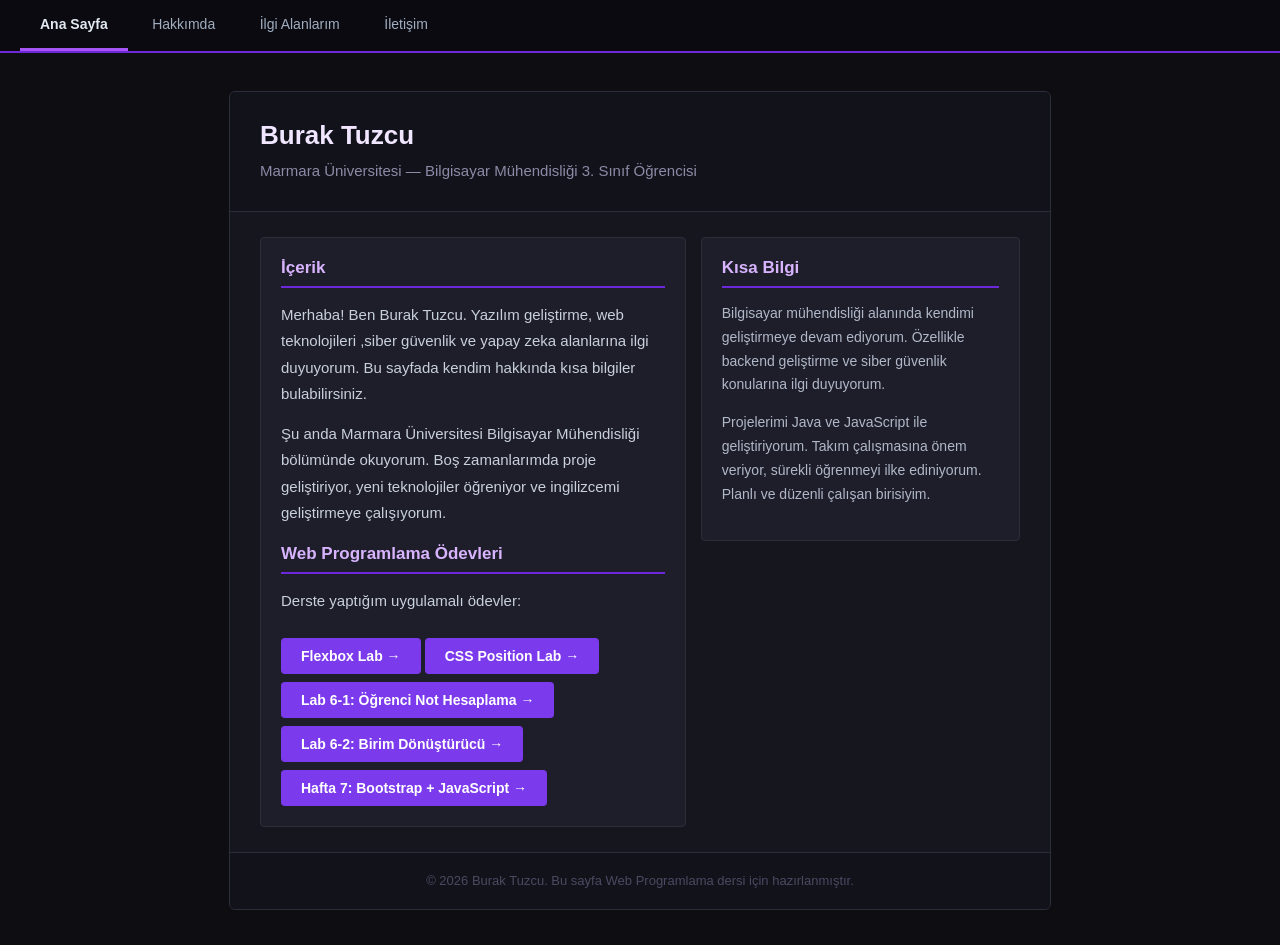
<file: index.html>
<!DOCTYPE html>
<html lang="tr">
<head>
    <meta charset="UTF-8">
    <meta name="viewport" content="width=device-width, initial-scale=1.0">
    <title>Burak Tuzcu</title>
    <link rel="stylesheet" href="styles/style.css">
</head>
<body>

    <nav>
        <ul>
            <li><a href="index.html" class="active">Ana Sayfa</a></li>
            <li><a href="about.html">Hakkımda</a></li>
            <li><a href="interests.html">İlgi Alanlarım</a></li>
            <li><a href="contact.html">İletişim</a></li>
        </ul>
    </nav>

    <div class="wrapper">

        <header>
            <h1>Burak Tuzcu</h1>
            <p>Marmara Üniversitesi &mdash; Bilgisayar Mühendisliği 3. Sınıf Öğrencisi</p>
        </header>

        <div class="content-area">

            <main class="content">
                <h2>İçerik</h2>
                <p>
                    Merhaba! Ben Burak Tuzcu. Yazılım geliştirme, web teknolojileri ,siber güvenlik ve yapay zeka
                    alanlarına ilgi duyuyorum. Bu sayfada kendim hakkında kısa bilgiler bulabilirsiniz.
                </p>
                <p>
                    Şu anda Marmara Üniversitesi Bilgisayar Mühendisliği bölümünde okuyorum.
                    Boş zamanlarımda proje geliştiriyor, yeni teknolojiler öğreniyor ve
                    ingilizcemi geliştirmeye çalışıyorum.
                </p>
                <h2 style="margin-top:18px;">Web Programlama Ödevleri</h2>
                <p>Derste yaptığım uygulamalı ödevler:</p>
                <a href="flexbox.html" class="flexbox-btn" style="margin-top:10px;">Flexbox Lab &rarr;</a>
                <a href="lab-position.html" class="flexbox-btn" style="margin-top:8px;">CSS Position Lab &rarr;</a>
                <a href="lab6-1.html" class="flexbox-btn" style="margin-top:8px;">Lab 6-1: Öğrenci Not Hesaplama &rarr;</a>
                <a href="lab6-2.html" class="flexbox-btn" style="margin-top:8px;">Lab 6-2: Birim Dönüştürücü &rarr;</a>
                <a href="hafta7.html" class="flexbox-btn" style="margin-top:8px;">Hafta 7: Bootstrap + JavaScript &rarr;</a>
            </main>

            <aside class="sidebar">
                <h2>Kısa Bilgi</h2>
                <p>
                    Bilgisayar mühendisliği alanında kendimi geliştirmeye devam ediyorum.
                    Özellikle backend geliştirme ve siber güvenlik konularına ilgi duyuyorum.
                </p>
                <p>
                    Projelerimi Java ve JavaScript ile geliştiriyorum.
                    Takım çalışmasına önem veriyor, sürekli öğrenmeyi ilke ediniyorum.
                    Planlı ve düzenli çalışan birisiyim.
                </p>
            </aside>

        </div>

        <footer>
            <p>&copy; 2026 Burak Tuzcu. Bu sayfa Web Programlama dersi için hazırlanmıştır.</p>
        </footer>

    </div>

    <script src="scripts/script.js"></script>
</body>
</html>
</file>
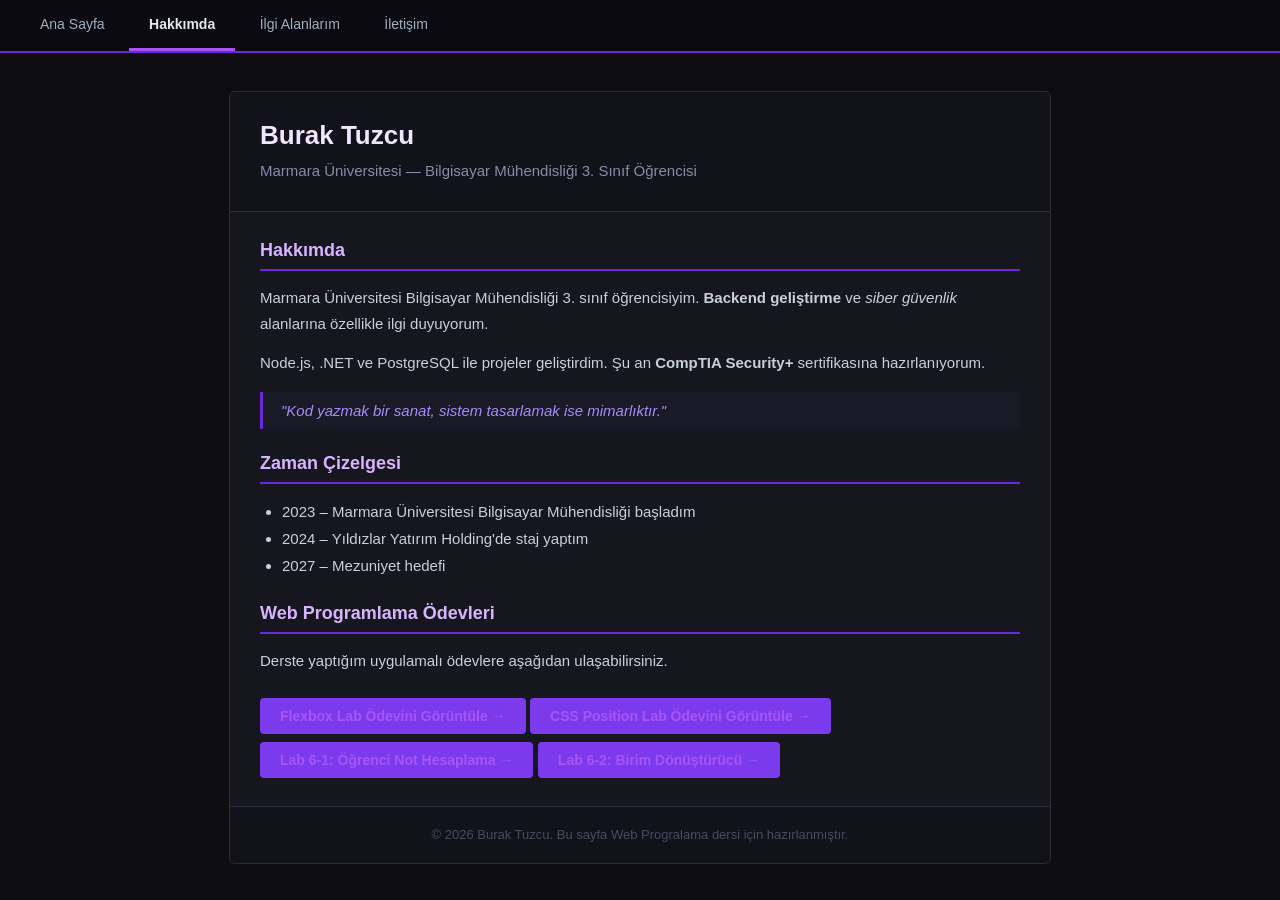
<file: about.html>
<!DOCTYPE html>
<html lang="tr">
<head>
    <meta charset="UTF-8">
    <meta name="viewport" content="width=device-width, initial-scale=1.0">
    <title>Hakkımda - Burak Tuzcu</title>
    <link rel="stylesheet" href="styles/style.css">
</head>
<body>

    <nav>
        <ul>
            <li><a href="index.html">Ana Sayfa</a></li>
            <li><a href="about.html" class="active">Hakkımda</a></li>
            <li><a href="interests.html">İlgi Alanlarım</a></li>
            <li><a href="contact.html">İletişim</a></li>
        </ul>
    </nav>

    <div class="wrapper">

        <header>
            <h1>Burak Tuzcu</h1>
            <p>Marmara Üniversitesi &mdash; Bilgisayar Mühendisliği 3. Sınıf Öğrencisi</p>
        </header>

        <div class="page-content">

            <h2>Hakkımda</h2>
            <p>
                Marmara Üniversitesi Bilgisayar Mühendisliği 3. sınıf öğrencisiyim.
                <strong>Backend geliştirme</strong> ve <em>siber güvenlik</em> alanlarına özellikle ilgi duyuyorum.
            </p>
            <p>
                Node.js, .NET ve PostgreSQL ile projeler geliştirdim. Şu an <strong>CompTIA Security+</strong>
                sertifikasına hazırlanıyorum.
            </p>

            <blockquote>
                "Kod yazmak bir sanat, sistem tasarlamak ise mimarlıktır."
            </blockquote>

            <h2>Zaman Çizelgesi</h2>
            <ul>
                <li>2023 &ndash; Marmara Üniversitesi Bilgisayar Mühendisliği başladım</li>
                <li>2024 &ndash; Yıldızlar Yatırım Holding'de staj yaptım</li>
                <li>2027 &ndash; Mezuniyet hedefi</li>
            </ul>

            <h2>Web Programlama Ödevleri</h2>
            <p>Derste yaptığım uygulamalı ödevlere aşağıdan ulaşabilirsiniz.</p>
            <a href="flexbox.html" class="flexbox-btn">Flexbox Lab Ödevini Görüntüle &rarr;</a>
            <a href="lab-position.html" class="flexbox-btn" style="margin-top:8px;">CSS Position Lab Ödevini Görüntüle &rarr;</a>
            <a href="lab6-1.html" class="flexbox-btn" style="margin-top:8px;">Lab 6-1: Öğrenci Not Hesaplama &rarr;</a>
            <a href="lab6-2.html" class="flexbox-btn" style="margin-top:8px;">Lab 6-2: Birim Dönüştürücü &rarr;</a>

        </div>

        <footer>
            <p>&copy; 2026 Burak Tuzcu. Bu sayfa Web Progralama dersi için hazırlanmıştır.</p>
        </footer>

    </div>

    <script src="scripts/script.js"></script>
</body>
</html>
</file>
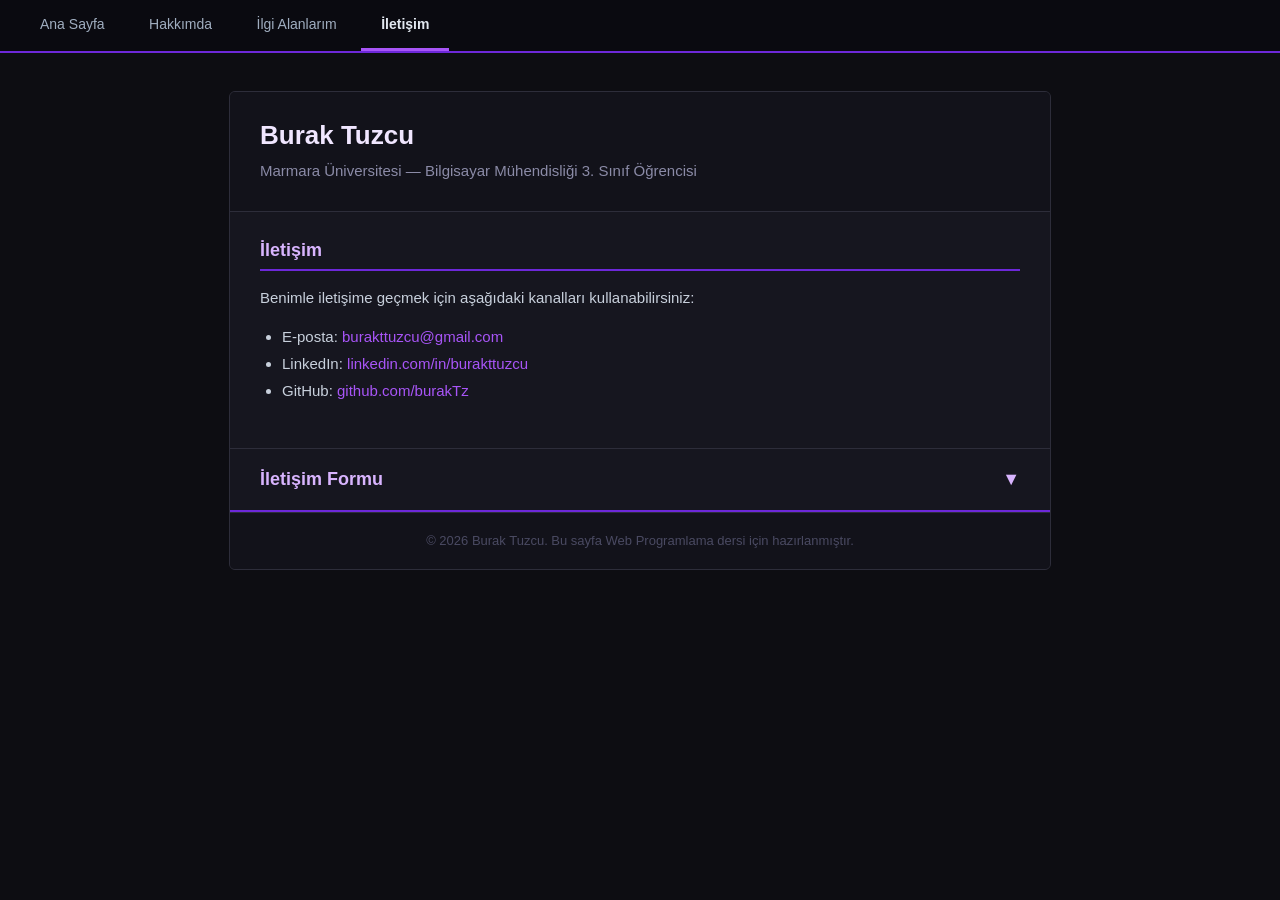
<file: contact.html>
<!DOCTYPE html>
<html lang="tr">
<head>
    <meta charset="UTF-8">
    <meta name="viewport" content="width=device-width, initial-scale=1.0">
    <title>İletişim - Burak Tuzcu</title>
    <link rel="stylesheet" href="styles/style.css">
</head>
<body>

    <nav>
        <ul>
            <li><a href="index.html">Ana Sayfa</a></li>
            <li><a href="about.html">Hakkımda</a></li>
            <li><a href="interests.html">İlgi Alanlarım</a></li>
            <li><a href="contact.html" class="active">İletişim</a></li>
        </ul>
    </nav>

    <div class="wrapper">

        <header>
            <h1>Burak Tuzcu</h1>
            <p>Marmara Üniversitesi &mdash; Bilgisayar Mühendisliği 3. Sınıf Öğrencisi</p>
        </header>

        <div class="page-content">

            <h2>İletişim</h2>
            <p>Benimle iletişime geçmek için aşağıdaki kanalları kullanabilirsiniz:</p>

            <ul>
                <li>E-posta: <a href="mailto:burakttuzcu@gmail.com">burakttuzcu@gmail.com</a></li>
                <li>LinkedIn: <a href="https://linkedin.com/in/burakttuzcu" target="_blank">linkedin.com/in/burakttuzcu</a></li>
                <li>GitHub: <a href="https://github.com/burakTz" target="_blank">github.com/burakTz</a></li>
            </ul>

        </div>

        <div class="contact-container">
            <button type="button" id="formToggle" class="form-toggle">
                İletişim Formu <span id="toggleIcon">▼</span>
            </button>

            <form id="contactForm" class="form-hidden">
                <label for="ad">Ad Soyad:</label>
                <input type="text" id="ad" name="ad" placeholder="Örn: Burak Tuzcu" required>

                <label for="email">E-posta:</label>
                <input type="email" id="email" name="email" placeholder="ornek@mail.com" required>

                <label>İlgi Alanları:</label>
                <div class="checkbox-group">
                    <label class="checkbox-label"><input type="checkbox" name="ilgi" value="HTML"> HTML</label>
                    <label class="checkbox-label"><input type="checkbox" name="ilgi" value="CSS"> CSS</label>
                    <label class="checkbox-label"><input type="checkbox" name="ilgi" value="JavaScript"> JavaScript</label>
                    <label class="checkbox-label"><input type="checkbox" name="ilgi" value="Algoritma"> Algoritma</label>
                </div>

                <label for="konu">Konu:</label>
                <select id="konu" name="konu">
                    <option value="">Lütfen bir konu seçin...</option>
                    <option value="İş Teklifi">İş Teklifi</option>
                    <option value="Soru">Soru</option>
                    <option value="Geri Bildirim">Geri Bildirim</option>
                </select>

                <label for="cv">CV Yükle (PDF):</label>
                <input type="file" id="cv" name="cv" accept=".pdf,.doc,.docx">

                <label for="mesaj">Mesaj:</label>
                <textarea id="mesaj" name="mesaj" rows="5" placeholder="Detaylı mesajınızı buraya yazabilirsiniz..." required></textarea>

                <div class="form-buttons">
                    <button type="submit">Gönder</button>
                    <button type="reset" id="temizleBtn">Temizle</button>
                </div>
            </form>
        </div>

        <footer>
            <p>&copy; 2026 Burak Tuzcu. Bu sayfa Web Programlama dersi için hazırlanmıştır.</p>
        </footer>

    </div>

    <script src="scripts/script.js"></script>
</body>
</html>
</file>
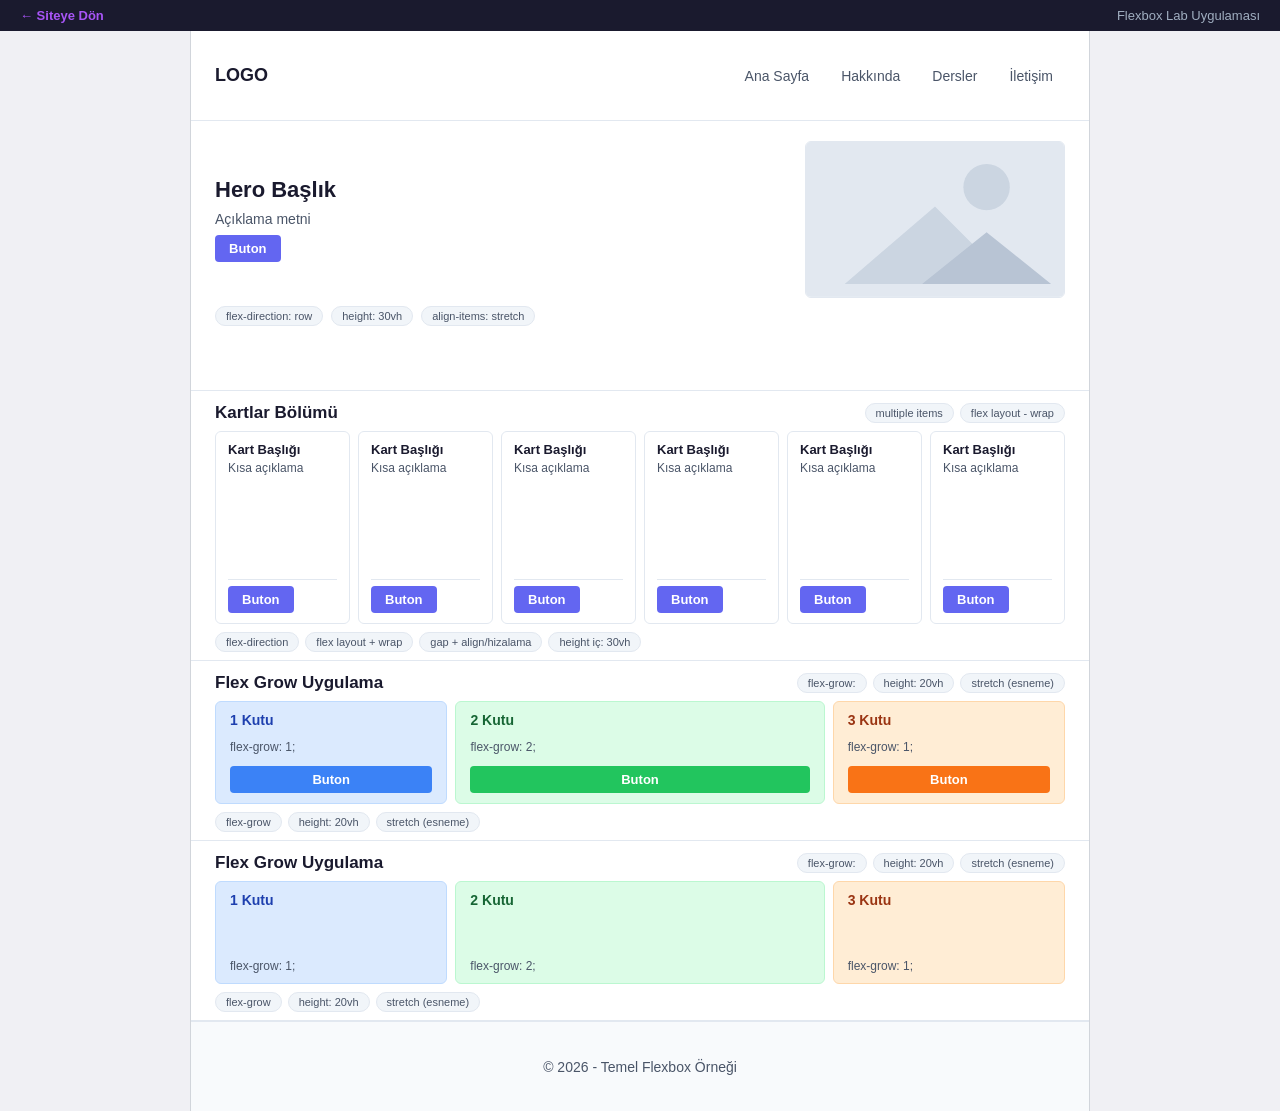
<file: flexbox.html>
<!DOCTYPE html>
<html lang="tr">
<head>
    <meta charset="UTF-8">
    <meta name="viewport" content="width=device-width, initial-scale=1.0">
    <title>Flexbox Lab - Burak Tuzcu</title>
    <link rel="stylesheet" href="styles/flexbox.css">
</head>
<body>

    <!-- Siteye dönüş butonu -->
    <div class="back-bar">
        <a href="index.html" class="back-link">&#8592; Siteye Dön</a>
        <span>Flexbox Lab Uygulaması</span>
    </div>

    <!-- Ana wrapper: 100vh, flex column -->
    <div class="wrapper">

        <!-- 1) NAVBAR (10vh) -->
        <nav class="navbar">
            <div class="logo">LOGO</div>
            <ul class="nav-links">
                <li><a href="#">Ana Sayfa</a></li>
                <li><a href="#">Hakkında</a></li>
                <li><a href="#">Dersler</a></li>
                <li><a href="#">İletişim</a></li>
            </ul>
        </nav>

        <!-- 2) HERO (30vh) -->
        <section class="hero">
            <div class="hero-text">
                <h1>Hero Başlık</h1>
                <p>Açıklama metni</p>
                <button class="btn btn-primary">Buton</button>
            </div>
            <div class="hero-image">
                <svg viewBox="0 0 200 120" xmlns="http://www.w3.org/2000/svg">
                    <rect width="200" height="120" fill="#e2e8f0"/>
                    <circle cx="140" cy="35" r="18" fill="#cbd5e1"/>
                    <polygon points="30,110 100,50 160,110" fill="#cbd5e1"/>
                    <polygon points="90,110 140,70 190,110" fill="#b8c4d4"/>
                </svg>
            </div>
            <div class="hero-tags">
                <span class="tag">flex-direction: row</span>
                <span class="tag">height: 30vh</span>
                <span class="tag">align-items: stretch</span>
            </div>
        </section>

        <!-- 3) KARTLAR BÖLÜMÜ (30vh) -->
        <section class="cards-section">
            <div class="section-header">
                <h2>Kartlar Bölümü</h2>
                <div class="header-tags">
                    <span class="tag">multiple items</span>
                    <span class="tag">flex layout - wrap</span>
                </div>
            </div>
            <div class="cards-container">
                <div class="card">
                    <h3>Kart Başlığı</h3>
                    <p>Kısa açıklama</p>
                    <hr>
                    <button class="btn btn-primary">Buton</button>
                </div>
                <div class="card">
                    <h3>Kart Başlığı</h3>
                    <p>Kısa açıklama</p>
                    <hr>
                    <button class="btn btn-primary">Buton</button>
                </div>
                <div class="card">
                    <h3>Kart Başlığı</h3>
                    <p>Kısa açıklama</p>
                    <hr>
                    <button class="btn btn-primary">Buton</button>
                </div>
                <div class="card">
                    <h3>Kart Başlığı</h3>
                    <p>Kısa açıklama</p>
                    <hr>
                    <button class="btn btn-primary">Buton</button>
                </div>
                <div class="card">
                    <h3>Kart Başlığı</h3>
                    <p>Kısa açıklama</p>
                    <hr>
                    <button class="btn btn-primary">Buton</button>
                </div>
                <div class="card">
                    <h3>Kart Başlığı</h3>
                    <p>Kısa açıklama</p>
                    <hr>
                    <button class="btn btn-primary">Buton</button>
                </div>
            </div>
            <div class="section-footer-tags">
                <span class="tag">flex-direction</span>
                <span class="tag">flex layout + wrap</span>
                <span class="tag">gap + align/hizalama</span>
                <span class="tag">height iç: 30vh</span>
            </div>
        </section>

        <!-- 4) FLEX GROW UYGULAMA (20vh) -->
        <section class="flex-grow-section">
            <div class="section-header">
                <h2>Flex Grow Uygulama</h2>
                <div class="header-tags">
                    <span class="tag">flex-grow:</span>
                    <span class="tag">height: 20vh</span>
                    <span class="tag">stretch (esneme)</span>
                </div>
            </div>
            <div class="grow-container">
                <div class="grow-box box-blue">
                    <strong>1 Kutu</strong>
                    <small>flex-grow: 1;</small>
                    <button class="btn btn-blue">Buton</button>
                </div>
                <div class="grow-box box-green">
                    <strong>2 Kutu</strong>
                    <small>flex-grow: 2;</small>
                    <button class="btn btn-green">Buton</button>
                </div>
                <div class="grow-box box-orange">
                    <strong>3 Kutu</strong>
                    <small>flex-grow: 1;</small>
                    <button class="btn btn-orange">Buton</button>
                </div>
            </div>
            <div class="section-footer-tags">
                <span class="tag">flex-grow</span>
                <span class="tag">height: 20vh</span>
                <span class="tag">stretch (esneme)</span>
            </div>
        </section>

        <!-- 4b) FLEX GROW UYGULAMA 2 — butonsuz (20vh) -->
        <section class="flex-grow-section">
            <div class="section-header">
                <h2>Flex Grow Uygulama</h2>
                <div class="header-tags">
                    <span class="tag">flex-grow:</span>
                    <span class="tag">height: 20vh</span>
                    <span class="tag">stretch (esneme)</span>
                </div>
            </div>
            <div class="grow-container">
                <div class="grow-box box-blue">
                    <strong>1 Kutu</strong>
                    <small>flex-grow: 1;</small>
                </div>
                <div class="grow-box box-green">
                    <strong>2 Kutu</strong>
                    <small>flex-grow: 2;</small>
                </div>
                <div class="grow-box box-orange">
                    <strong>3 Kutu</strong>
                    <small>flex-grow: 1;</small>
                </div>
            </div>
            <div class="section-footer-tags">
                <span class="tag">flex-grow</span>
                <span class="tag">height: 20vh</span>
                <span class="tag">stretch (esneme)</span>
            </div>
        </section>

        <!-- 5) FOOTER (10vh) -->
        <footer class="footer">
            <p>&copy; 2026 - Temel Flexbox Örneği</p>
        </footer>

    </div>

</body>
</html>
</file>
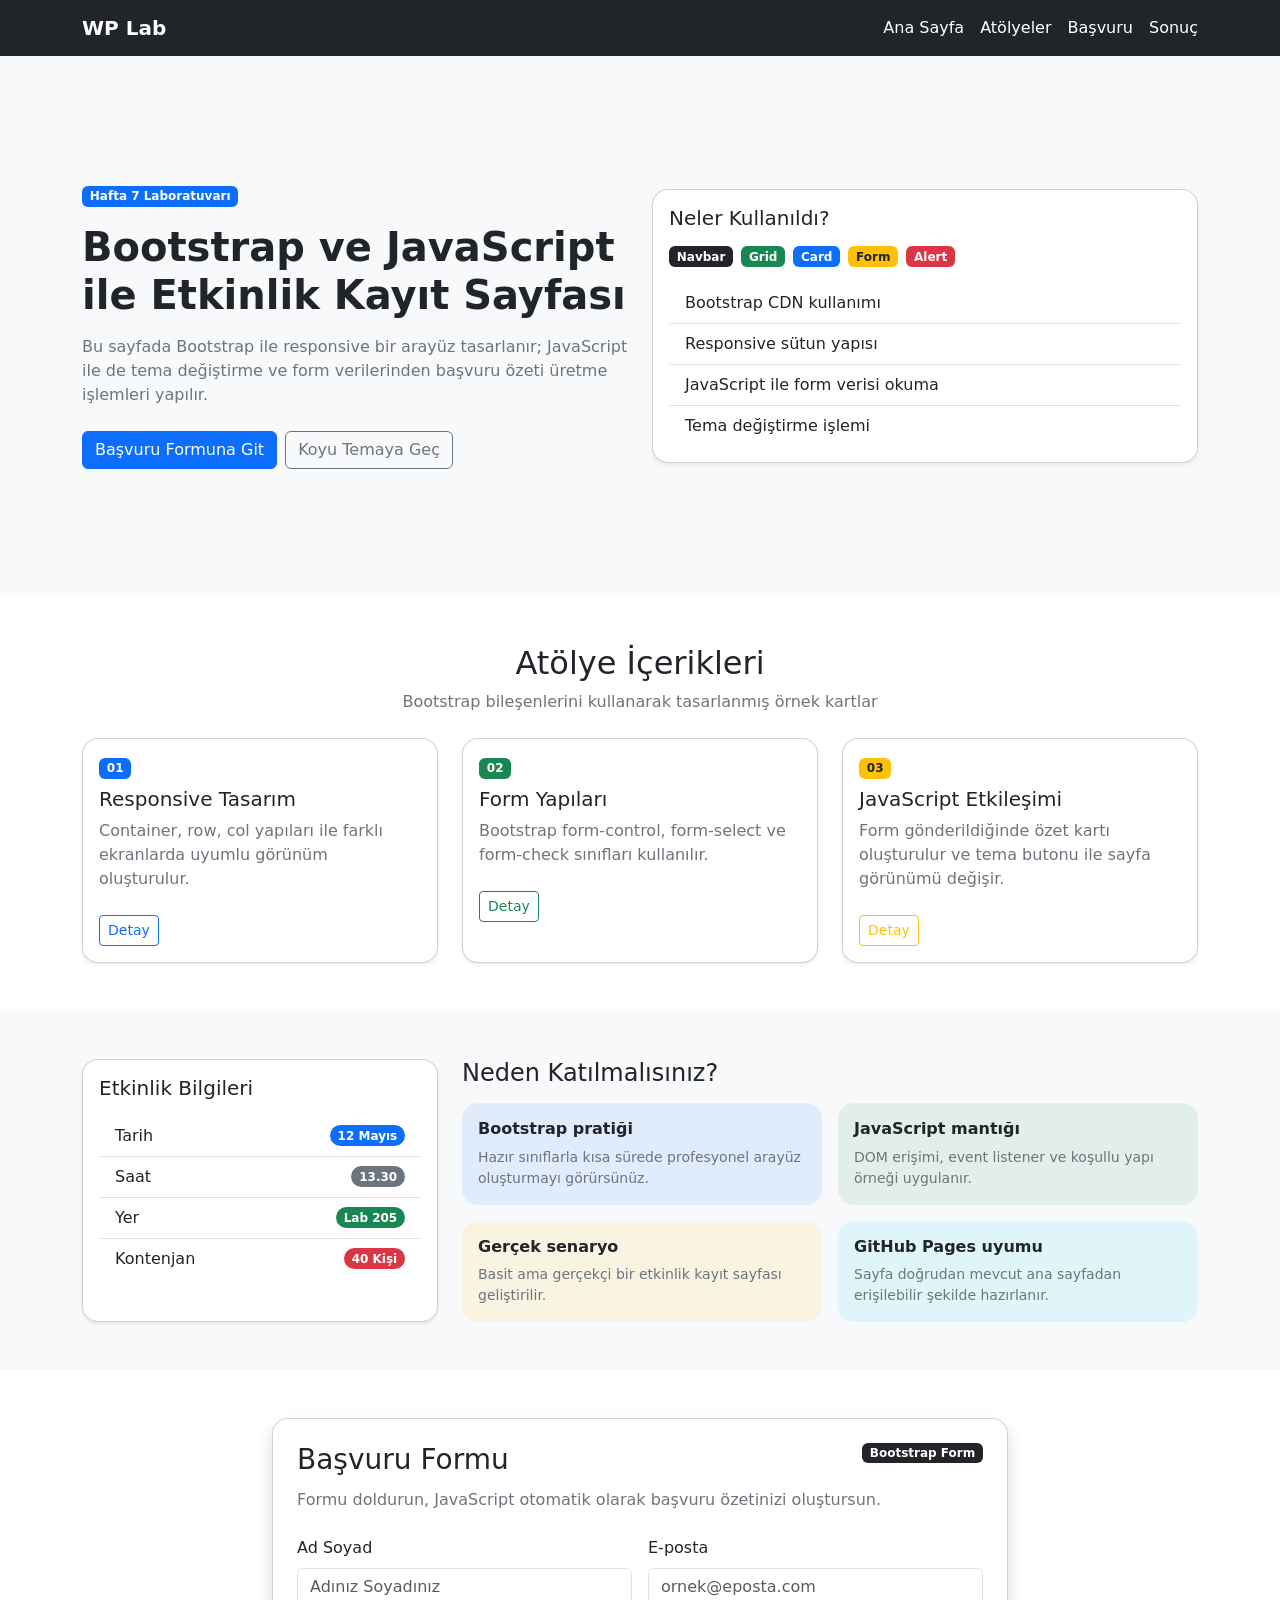
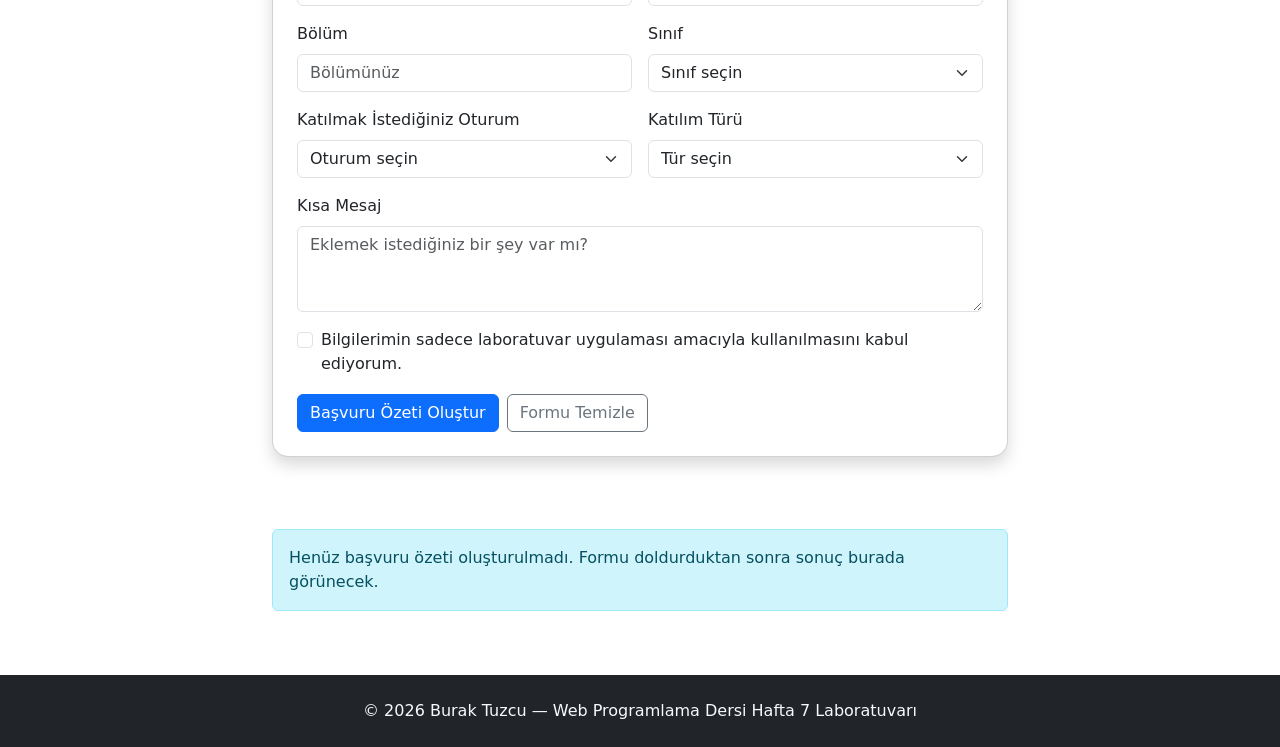
<file: hafta7.html>
<!DOCTYPE html>
<html lang="tr">
<head>
    <meta charset="UTF-8">
    <meta name="viewport" content="width=device-width, initial-scale=1.0">
    <title>Hafta 7 - Bootstrap + JavaScript</title>
    <link href="https://cdn.jsdelivr.net/npm/bootstrap@5.3.3/dist/css/bootstrap.min.css" rel="stylesheet">
    <link rel="stylesheet" href="styles/hafta7.css">
</head>
<body>

    <!-- NAVBAR -->
    <nav class="navbar navbar-dark bg-dark sticky-top">
        <div class="container">
            <a class="navbar-brand fw-bold" href="#">WP Lab</a>
            <div class="d-flex gap-3">
                <a class="nav-link text-white" href="index.html">Ana Sayfa</a>
                <a class="nav-link text-white" href="#atolyeler">Atölyeler</a>
                <a class="nav-link text-white" href="#basvuru">Başvuru</a>
                <a class="nav-link text-white" href="#sonucAlani">Sonuç</a>
            </div>
        </div>
    </nav>

    <!-- HERO -->
    <section class="hero-section py-5 bg-light">
        <div class="container">
            <div class="row align-items-center g-4">
                <div class="col-md-6">
                    <span class="badge bg-primary mb-3">Hafta 7 Laboratuvarı</span>
                    <h1 class="fw-bold display-6">Bootstrap ve JavaScript ile Etkinlik Kayıt Sayfası</h1>
                    <p class="text-secondary mt-3">
                        Bu sayfada Bootstrap ile responsive bir arayüz tasarlanır; JavaScript ile de tema
                        değiştirme ve form verilerinden başvuru özeti üretme işlemleri yapılır.
                    </p>
                    <div class="d-flex gap-2 mt-4 flex-wrap">
                        <a href="#basvuru" class="btn btn-primary">Başvuru Formuna Git</a>
                        <button id="temaButonu" class="btn btn-outline-secondary">Koyu Temaya Geç</button>
                    </div>
                </div>
                <div class="col-md-6">
                    <div class="card shadow-sm rounded-4">
                        <div class="card-body">
                            <h5 class="card-title mb-3">Neler Kullanıldı?</h5>
                            <div class="d-flex flex-wrap gap-2 mb-3">
                                <span class="badge bg-dark">Navbar</span>
                                <span class="badge bg-success">Grid</span>
                                <span class="badge bg-primary">Card</span>
                                <span class="badge bg-warning text-dark">Form</span>
                                <span class="badge bg-danger">Alert</span>
                            </div>
                            <ul class="list-group list-group-flush">
                                <li class="list-group-item">Bootstrap CDN kullanımı</li>
                                <li class="list-group-item">Responsive sütun yapısı</li>
                                <li class="list-group-item">JavaScript ile form verisi okuma</li>
                                <li class="list-group-item">Tema değiştirme işlemi</li>
                            </ul>
                        </div>
                    </div>
                </div>
            </div>
        </div>
    </section>

    <!-- ATOLYELER — 3 CARD -->
    <section id="atolyeler" class="py-5">
        <div class="container">
            <h2 class="text-center mb-2">Atölye İçerikleri</h2>
            <p class="text-center text-secondary mb-4">Bootstrap bileşenlerini kullanarak tasarlanmış örnek kartlar</p>
            <div class="row row-cols-1 row-cols-md-3 g-4">
                <div class="col">
                    <div class="card h-100 shadow-sm rounded-4">
                        <div class="card-body">
                            <span class="badge bg-primary mb-2">01</span>
                            <h5 class="card-title">Responsive Tasarım</h5>
                            <p class="card-text text-secondary">
                                Container, row, col yapıları ile farklı ekranlarda uyumlu görünüm oluşturulur.
                            </p>
                            <a href="#" class="btn btn-sm btn-outline-primary mt-2">Detay</a>
                        </div>
                    </div>
                </div>
                <div class="col">
                    <div class="card h-100 shadow-sm rounded-4">
                        <div class="card-body">
                            <span class="badge bg-success mb-2">02</span>
                            <h5 class="card-title">Form Yapıları</h5>
                            <p class="card-text text-secondary">
                                Bootstrap form-control, form-select ve form-check sınıfları kullanılır.
                            </p>
                            <a href="#basvuru" class="btn btn-sm btn-outline-success mt-2">Detay</a>
                        </div>
                    </div>
                </div>
                <div class="col">
                    <div class="card h-100 shadow-sm rounded-4">
                        <div class="card-body">
                            <span class="badge bg-warning text-dark mb-2">03</span>
                            <h5 class="card-title">JavaScript Etkileşimi</h5>
                            <p class="card-text text-secondary">
                                Form gönderildiğinde özet kartı oluşturulur ve tema butonu ile sayfa görünümü değişir.
                            </p>
                            <a href="#" class="btn btn-sm btn-outline-warning mt-2">Detay</a>
                        </div>
                    </div>
                </div>
            </div>
        </div>
    </section>

    <!-- ETKİNLİK BİLGİLERİ + NEDEN KATILMALISINIZ -->
    <section class="py-5 bg-light">
        <div class="container">
            <div class="row g-4">
                <div class="col-md-4">
                    <div class="card shadow-sm rounded-4 h-100">
                        <div class="card-body">
                            <h5 class="card-title mb-3">Etkinlik Bilgileri</h5>
                            <ul class="list-group list-group-flush">
                                <li class="list-group-item d-flex justify-content-between align-items-center">
                                    Tarih <span class="badge bg-primary rounded-pill">12 Mayıs</span>
                                </li>
                                <li class="list-group-item d-flex justify-content-between align-items-center">
                                    Saat <span class="badge bg-secondary rounded-pill">13.30</span>
                                </li>
                                <li class="list-group-item d-flex justify-content-between align-items-center">
                                    Yer <span class="badge bg-success rounded-pill">Lab 205</span>
                                </li>
                                <li class="list-group-item d-flex justify-content-between align-items-center">
                                    Kontenjan <span class="badge bg-danger rounded-pill">40 Kişi</span>
                                </li>
                            </ul>
                        </div>
                    </div>
                </div>
                <div class="col-md-8">
                    <h4 class="mb-3">Neden Katılmalısınız?</h4>
                    <div class="row row-cols-1 row-cols-sm-2 g-3">
                        <div class="col">
                            <div class="card rounded-4 border-0 bg-primary bg-opacity-10 h-100">
                                <div class="card-body">
                                    <h6 class="fw-bold">Bootstrap pratiği</h6>
                                    <p class="text-secondary small mb-0">Hazır sınıflarla kısa sürede profesyonel arayüz oluşturmayı görürsünüz.</p>
                                </div>
                            </div>
                        </div>
                        <div class="col">
                            <div class="card rounded-4 border-0 bg-success bg-opacity-10 h-100">
                                <div class="card-body">
                                    <h6 class="fw-bold">JavaScript mantığı</h6>
                                    <p class="text-secondary small mb-0">DOM erişimi, event listener ve koşullu yapı örneği uygulanır.</p>
                                </div>
                            </div>
                        </div>
                        <div class="col">
                            <div class="card rounded-4 border-0 bg-warning bg-opacity-10 h-100">
                                <div class="card-body">
                                    <h6 class="fw-bold">Gerçek senaryo</h6>
                                    <p class="text-secondary small mb-0">Basit ama gerçekçi bir etkinlik kayıt sayfası geliştirilir.</p>
                                </div>
                            </div>
                        </div>
                        <div class="col">
                            <div class="card rounded-4 border-0 bg-info bg-opacity-10 h-100">
                                <div class="card-body">
                                    <h6 class="fw-bold">GitHub Pages uyumu</h6>
                                    <p class="text-secondary small mb-0">Sayfa doğrudan mevcut ana sayfadan erişilebilir şekilde hazırlanır.</p>
                                </div>
                            </div>
                        </div>
                    </div>
                </div>
            </div>
        </div>
    </section>

    <!-- BAŞVURU FORMU -->
    <section id="basvuru" class="py-5">
        <div class="container">
            <div class="row justify-content-center">
                <div class="col-lg-8">
                    <div class="card shadow rounded-4">
                        <div class="card-body p-4">
                            <div class="d-flex justify-content-between align-items-start mb-1">
                                <h3 class="card-title">Başvuru Formu</h3>
                                <span class="badge bg-dark">Bootstrap Form</span>
                            </div>
                            <p class="text-secondary mb-4">Formu doldurun, JavaScript otomatik olarak başvuru özetinizi oluştursun.</p>

                            <form id="basvuruFormu" novalidate>
                                <div class="row g-3">
                                    <div class="col-md-6">
                                        <label for="adSoyad" class="form-label">Ad Soyad</label>
                                        <input type="text" class="form-control" id="adSoyad" placeholder="Adınız Soyadınız">
                                    </div>
                                    <div class="col-md-6">
                                        <label for="eposta" class="form-label">E-posta</label>
                                        <input type="email" class="form-control" id="eposta" placeholder="ornek@eposta.com">
                                    </div>
                                    <div class="col-md-6">
                                        <label for="bolum" class="form-label">Bölüm</label>
                                        <input type="text" class="form-control" id="bolum" placeholder="Bölümünüz">
                                    </div>
                                    <div class="col-md-6">
                                        <label for="sinif" class="form-label">Sınıf</label>
                                        <select class="form-select" id="sinif">
                                            <option value="">Sınıf seçin</option>
                                            <option value="1. Sınıf">1. Sınıf</option>
                                            <option value="2. Sınıf">2. Sınıf</option>
                                            <option value="3. Sınıf">3. Sınıf</option>
                                            <option value="4. Sınıf">4. Sınıf</option>
                                        </select>
                                    </div>
                                    <div class="col-md-6">
                                        <label for="oturum" class="form-label">Katılmak İstediğiniz Oturum</label>
                                        <select class="form-select" id="oturum">
                                            <option value="">Oturum seçin</option>
                                            <option value="Bootstrap + JS Projesi">Bootstrap + JS Projesi</option>
                                            <option value="Responsive Tasarım">Responsive Tasarım</option>
                                            <option value="Form Yapıları">Form Yapıları</option>
                                        </select>
                                    </div>
                                    <div class="col-md-6">
                                        <label for="katilimTuru" class="form-label">Katılım Türü</label>
                                        <select class="form-select" id="katilimTuru">
                                            <option value="">Tür seçin</option>
                                            <option value="Yüz yüze">Yüz yüze</option>
                                            <option value="Online">Online</option>
                                        </select>
                                    </div>
                                    <div class="col-12">
                                        <label for="mesaj" class="form-label">Kısa Mesaj</label>
                                        <textarea class="form-control" id="mesaj" rows="3" placeholder="Eklemek istediğiniz bir şey var mı?"></textarea>
                                    </div>
                                    <div class="col-12">
                                        <div class="form-check">
                                            <input class="form-check-input" type="checkbox" id="onayCheckbox">
                                            <label class="form-check-label" for="onayCheckbox">
                                                Bilgilerimin sadece laboratuvar uygulaması amacıyla kullanılmasını kabul ediyorum.
                                            </label>
                                        </div>
                                    </div>
                                    <div class="col-12 d-flex gap-2">
                                        <button type="submit" class="btn btn-primary">Başvuru Özeti Oluştur</button>
                                        <button type="button" id="temizleButonu" class="btn btn-outline-secondary">Formu Temizle</button>
                                    </div>
                                </div>
                            </form>
                        </div>
                    </div>
                </div>
            </div>
        </div>
    </section>

    <!-- SONUÇ ALANI -->
    <section class="py-4">
        <div class="container">
            <div class="row justify-content-center">
                <div class="col-lg-8">
                    <div id="sonucAlani">
                        <div class="alert alert-info">
                            Henüz başvuru özeti oluşturulmadı. Formu doldurduktan sonra sonuç burada görünecek.
                        </div>
                    </div>
                </div>
            </div>
        </div>
    </section>

    <!-- FOOTER -->
    <footer class="bg-dark text-light py-4 mt-4">
        <div class="container text-center">
            <p class="mb-0">&copy; 2026 Burak Tuzcu — Web Programlama Dersi Hafta 7 Laboratuvarı</p>
        </div>
    </footer>

    <script src="https://cdn.jsdelivr.net/npm/bootstrap@5.3.3/dist/js/bootstrap.bundle.min.js"></script>
    <script src="scripts/hafta7.js"></script>
</body>
</html>
</file>
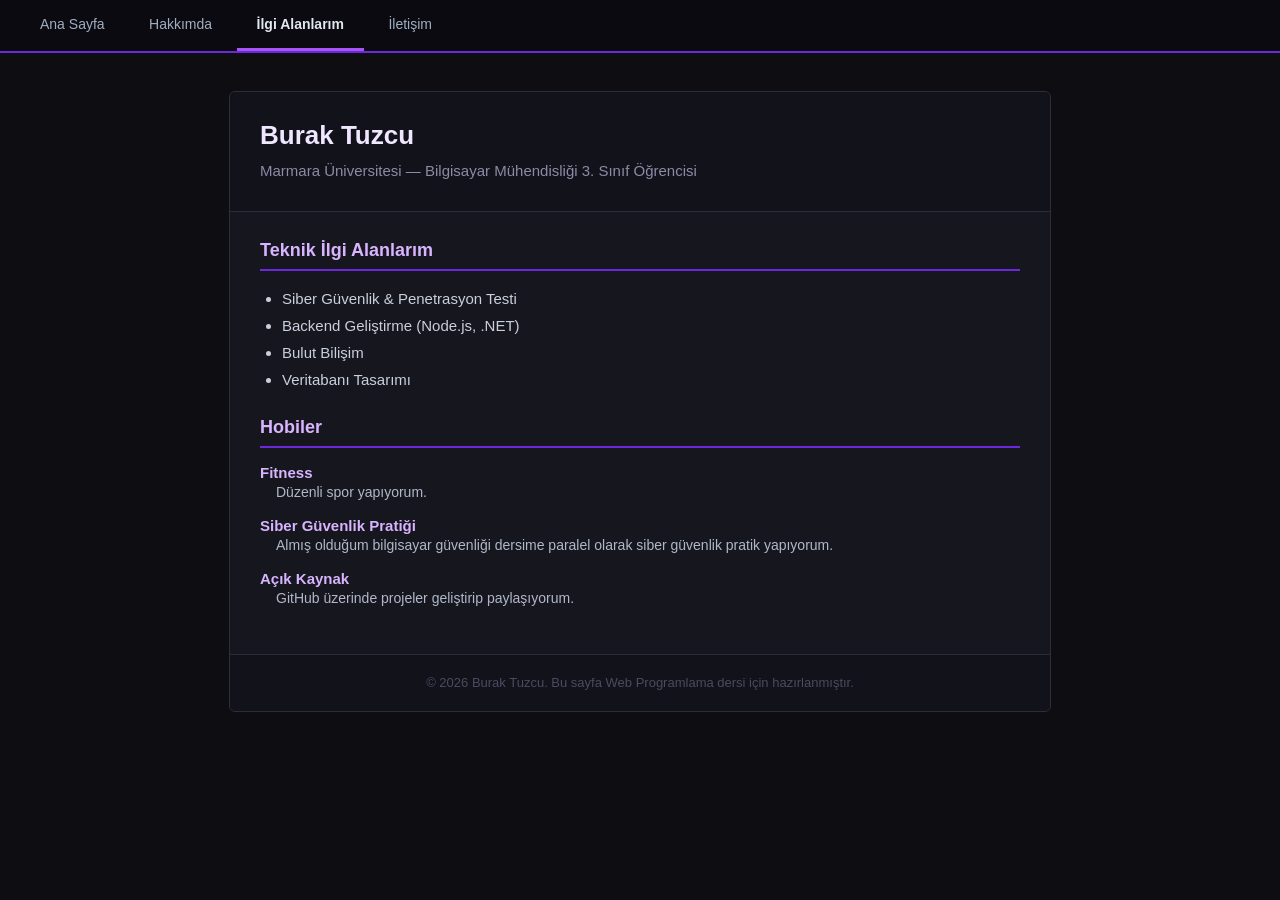
<file: interests.html>
<!DOCTYPE html>
<html lang="tr">
<head>
    <meta charset="UTF-8">
    <meta name="viewport" content="width=device-width, initial-scale=1.0">
    <title>İlgi Alanlarım - Burak Tuzcu</title>
    <link rel="stylesheet" href="styles/style.css">
</head>
<body>

    <nav>
        <ul>
            <li><a href="index.html">Ana Sayfa</a></li>
            <li><a href="about.html">Hakkımda</a></li>
            <li><a href="interests.html" class="active">İlgi Alanlarım</a></li>
            <li><a href="contact.html">İletişim</a></li>
        </ul>
    </nav>

    <div class="wrapper">

        <header>
            <h1>Burak Tuzcu</h1>
            <p>Marmara Üniversitesi &mdash; Bilgisayar Mühendisliği 3. Sınıf Öğrencisi</p>
        </header>

        <div class="page-content">

            <h2>Teknik İlgi Alanlarım</h2>
            <ul>
                <li>Siber Güvenlik &amp; Penetrasyon Testi</li>
                <li>Backend Geliştirme (Node.js, .NET)</li>
                <li>Bulut Bilişim</li>
                <li>Veritabanı Tasarımı</li>
            </ul>

            <h2>Hobiler</h2>
            <dl>
                <dt>Fitness</dt>
                <dd>Düzenli spor yapıyorum.</dd>
                <dt>Siber Güvenlik Pratiği</dt>
                <dd>Almış olduğum bilgisayar güvenliği dersime paralel olarak siber güvenlik pratik yapıyorum.</dd>
                <dt>Açık Kaynak</dt>
                <dd>GitHub üzerinde projeler geliştirip paylaşıyorum.</dd>
            </dl>

        </div>

        <footer>
            <p>&copy; 2026 Burak Tuzcu. Bu sayfa Web Programlama dersi için hazırlanmıştır.</p>
        </footer>

    </div>

    <script src="scripts/script.js"></script>
</body>
</html>
</file>
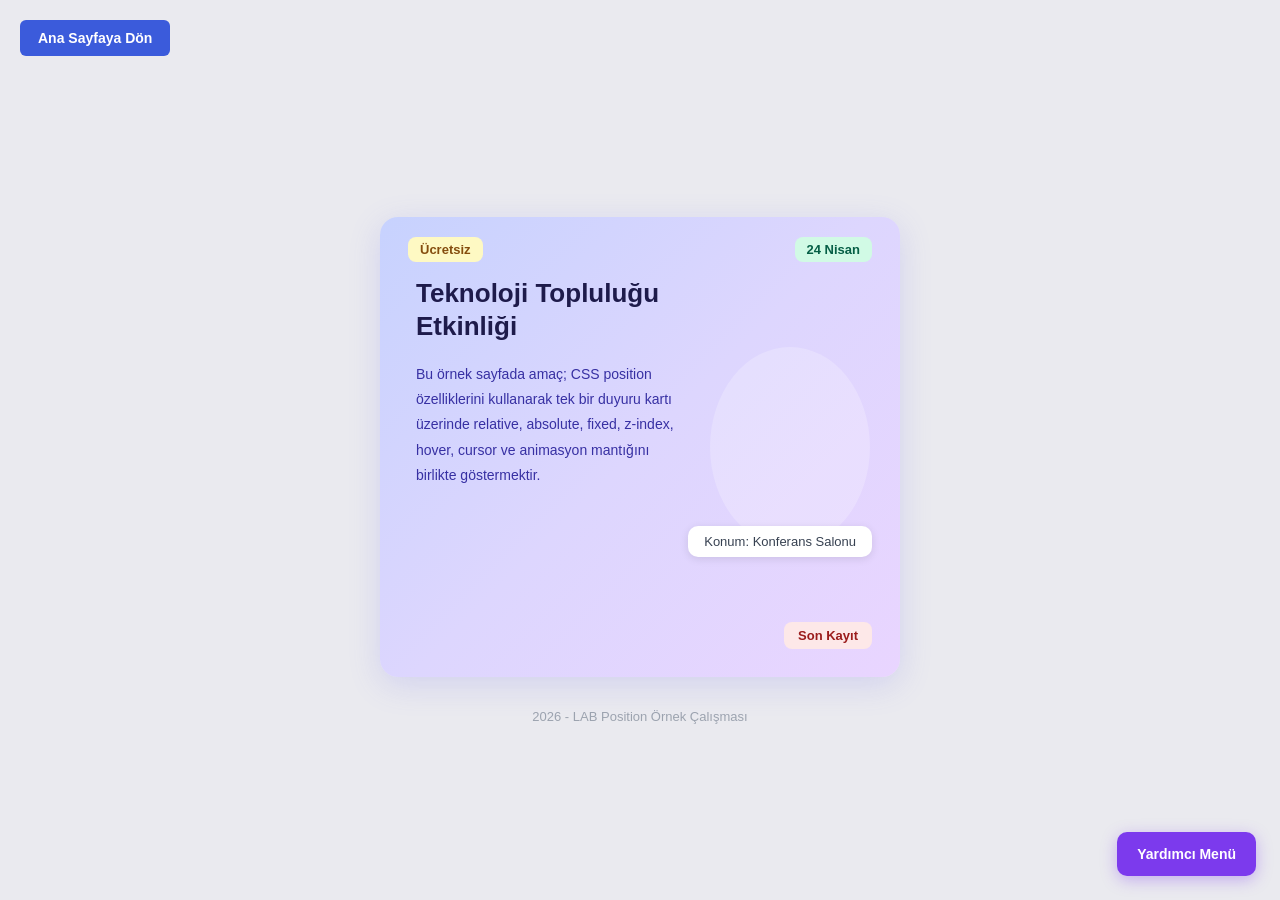
<file: lab-position.html>
<!DOCTYPE html>
<html lang="tr">
<head>
    <meta charset="UTF-8">
    <meta name="viewport" content="width=device-width, initial-scale=1.0">
    <title>CSS Position Lab - Burak Tuzcu</title>
    <link rel="stylesheet" href="styles/position.css">
</head>
<body>

    <!-- FIXED: Sol üst — Ana Sayfaya Dön -->
    <a href="index.html" class="btn-back">Ana Sayfaya Dön</a>

    <!-- FIXED: Sağ alt — Yardımcı Menü -->
    <div class="btn-helper">Yardımcı Menü</div>

    <!-- Sayfa gövdesi -->
    <main class="page">

        <!-- Ana duyuru kartı — position: relative -->
        <div class="card">

            <!-- ABSOLUTE 1: Sol üst rozet "Ücretsiz" — z-index yüksek, başlığın üstünde -->
            <span class="badge badge-free">Ücretsiz</span>

            <!-- ABSOLUTE 2: Sağ üst rozet "24 Nisan" -->
            <span class="badge badge-date">24 Nisan</span>

            <!-- ABSOLUTE 3: Dekoratif daire — z-index düşük, içerik arkasında -->
            <div class="deco-circle"></div>

            <!-- ABSOLUTE 4: Konum kutusu — ortada sağda -->
            <div class="badge badge-location">Konum: Konferans Salonu</div>

            <!-- ABSOLUTE 5: "Son Kayıt" — zıplayan animasyon -->
            <div class="badge badge-last">Son Kayıt</div>

            <!-- Kart içeriği -->
            <div class="card-content">
                <h1>Teknoloji Topluluğu Etkinliği</h1>
                <p>
                    Bu örnek sayfada amaç; CSS position özelliklerini
                    kullanarak tek bir duyuru kartı üzerinde relative, absolute,
                    fixed, z-index, hover, cursor ve animasyon mantığını
                    birlikte göstermektir.
                </p>
            </div>

        </div>

        <!-- Footer -->
        <footer class="footer">
            <p>2026 - LAB Position Örnek Çalışması</p>
        </footer>

    </main>

</body>
</html>
</file>
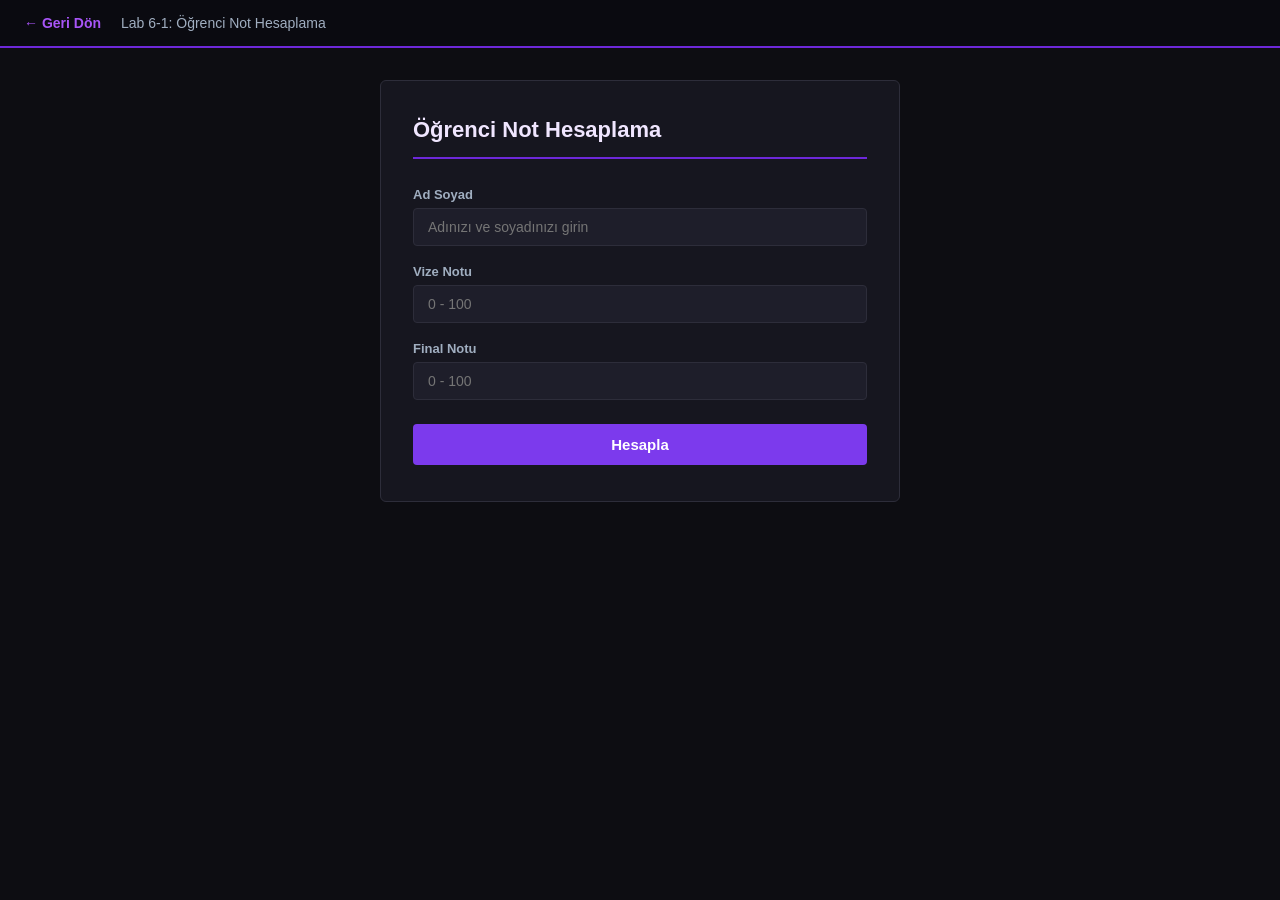
<file: lab6-1.html>
<!DOCTYPE html>
<html lang="tr">
<head>
    <meta charset="UTF-8">
    <meta name="viewport" content="width=device-width, initial-scale=1.0">
    <title>Lab 6-1: Öğrenci Not Hesaplama - Burak Tuzcu</title>
    <link rel="stylesheet" href="styles/lab6.css">
</head>
<body>

    <div class="back-bar">
        <a href="about.html" class="back-link">&#8592; Geri Dön</a>
        <span>Lab 6-1: Öğrenci Not Hesaplama</span>
    </div>

    <div class="lab-wrapper">
        <div class="lab-card">
            <h1>Öğrenci Not Hesaplama</h1>

            <div class="form-group">
                <label for="adSoyad">Ad Soyad</label>
                <input type="text" id="adSoyad" placeholder="Adınızı ve soyadınızı girin">
            </div>
            <div class="form-group">
                <label for="vize">Vize Notu</label>
                <input type="text" id="vize" placeholder="0 - 100">
            </div>
            <div class="form-group">
                <label for="final">Final Notu</label>
                <input type="text" id="final" placeholder="0 - 100">
            </div>

            <button class="hesapla-btn" onclick="hesapla()">Hesapla</button>

            <div class="sonuc-kutu" id="sonucKutu" style="display:none;">
                <p class="sonuc-isim" id="sonucIsim"></p>
                <p id="sonucOrtalama"></p>
                <p id="sonucHarf"></p>
                <p id="sonucDurum"></p>
            </div>
        </div>
    </div>

    <script>
        function hesapla() {
            var ad = document.getElementById('adSoyad').value.trim();
            var vize = parseFloat(document.getElementById('vize').value);
            var final = parseFloat(document.getElementById('final').value);

            if (!ad) { alert('Lütfen Ad Soyad giriniz.'); return; }
            if (isNaN(vize) || vize < 0 || vize > 100) { alert('Geçerli bir vize notu girin (0-100).'); return; }
            if (isNaN(final) || final < 0 || final > 100) { alert('Geçerli bir final notu girin (0-100).'); return; }

            var ort = vize * 0.4 + final * 0.6;

            var harf;
            if (ort >= 90)      harf = 'AA';
            else if (ort >= 85) harf = 'BA';
            else if (ort >= 80) harf = 'BB';
            else if (ort >= 75) harf = 'CB';
            else if (ort >= 70) harf = 'CC';
            else if (ort >= 65) harf = 'DC';
            else if (ort >= 60) harf = 'DD';
            else if (ort >= 50) harf = 'FD';
            else                harf = 'FF';

            var durum = ort >= 50 ? 'Geçti' : 'Kaldı';

            document.getElementById('sonucIsim').textContent = ad;
            document.getElementById('sonucOrtalama').textContent = 'Ortalama: ' + ort.toFixed(2);
            document.getElementById('sonucHarf').textContent = 'Harf Notu: ' + harf;
            document.getElementById('sonucDurum').textContent = 'Durum: ' + durum;

            var kutu = document.getElementById('sonucKutu');
            kutu.style.display = 'block';
            kutu.className = 'sonuc-kutu ' + (ort >= 50 ? 'gecti' : 'kaldi');
        }
    </script>

</body>
</html>
</file>
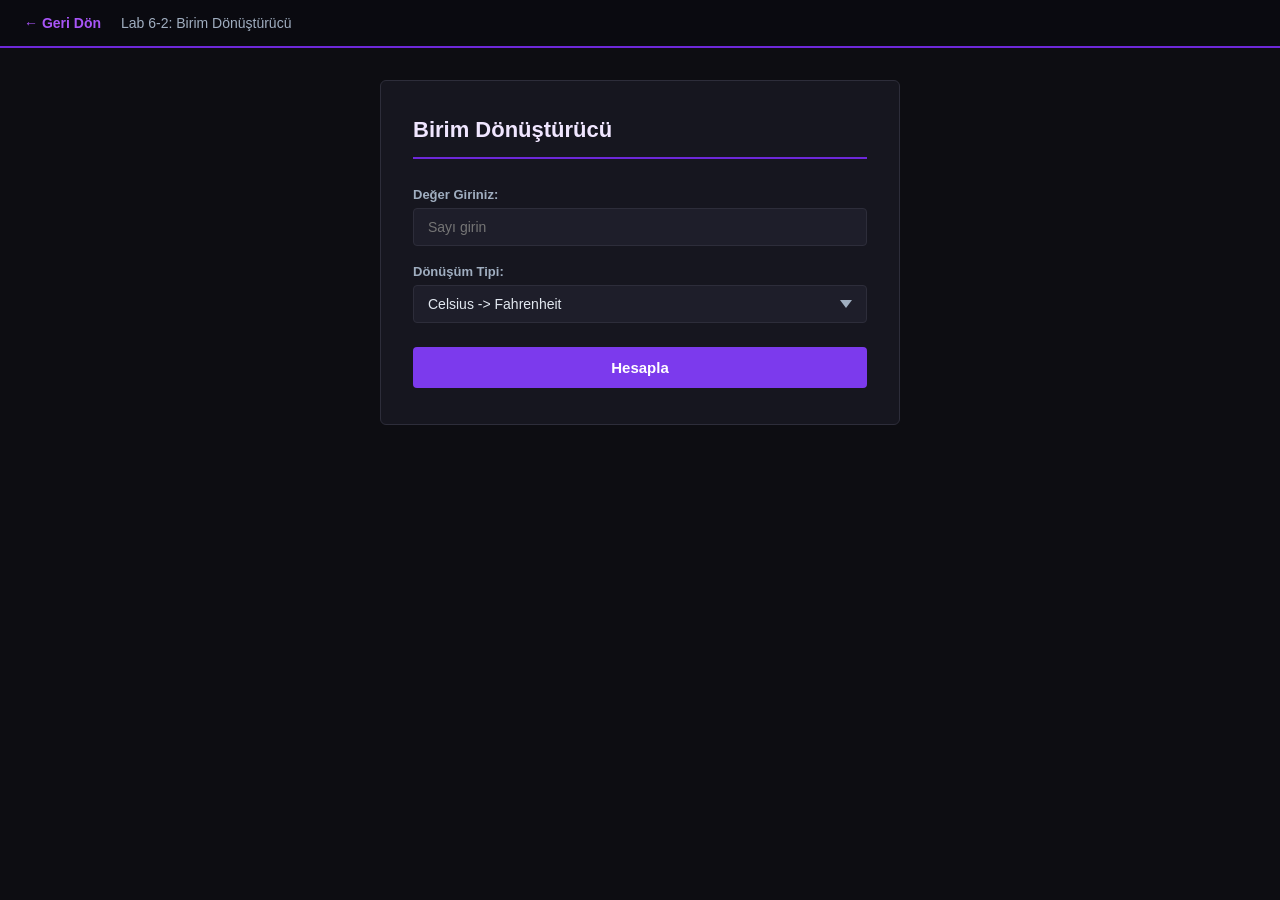
<file: lab6-2.html>
<!DOCTYPE html>
<html lang="tr">
<head>
    <meta charset="UTF-8">
    <meta name="viewport" content="width=device-width, initial-scale=1.0">
    <title>Lab 6-2: Birim Dönüştürücü - Burak Tuzcu</title>
    <link rel="stylesheet" href="styles/lab6.css">
</head>
<body>

    <div class="back-bar">
        <a href="about.html" class="back-link">&#8592; Geri Dön</a>
        <span>Lab 6-2: Birim Dönüştürücü</span>
    </div>

    <div class="lab-wrapper">
        <div class="lab-card">
            <h1>Birim Dönüştürücü</h1>

            <div class="form-group">
                <label for="deger">Değer Giriniz:</label>
                <input type="text" id="deger" placeholder="Sayı girin">
            </div>

            <div class="form-group">
                <label for="donusumTipi">Dönüşüm Tipi:</label>
                <select id="donusumTipi">
                    <option value="c_f">Celsius -&gt; Fahrenheit</option>
                    <option value="f_c">Fahrenheit -&gt; Celsius</option>
                    <option value="c_k">Celsius -&gt; Kelvin</option>
                    <option value="k_c">Kelvin -&gt; Celsius</option>
                    <option value="m_km">Metre -&gt; Kilometre</option>
                    <option value="km_m">Kilometre -&gt; Metre</option>
                    <option value="m_mil">Metre -&gt; Mil</option>
                    <option value="mil_m">Mil -&gt; Metre</option>
                    <option value="kg_g">Kilogram -&gt; Gram</option>
                    <option value="g_kg">Gram -&gt; Kilogram</option>
                </select>
            </div>

            <button class="hesapla-btn" onclick="donustur()">Hesapla</button>

            <div class="sonuc-kutu" id="sonucKutu" style="display:none;">
                <p class="sonuc-deger" id="sonucDeger"></p>
            </div>
        </div>
    </div>

    <script>
        function donustur() {
            var deger = parseFloat(document.getElementById('deger').value);
            var tip = document.getElementById('donusumTipi').value;

            if (isNaN(deger)) { alert('Lütfen geçerli bir sayı girin.'); return; }

            var sonuc;
            switch (tip) {
                case 'c_f':  sonuc = deger * 9/5 + 32; break;
                case 'f_c':  sonuc = (deger - 32) * 5/9; break;
                case 'c_k':  sonuc = deger + 273.15; break;
                case 'k_c':  sonuc = deger - 273.15; break;
                case 'm_km': sonuc = deger / 1000; break;
                case 'km_m': sonuc = deger * 1000; break;
                case 'm_mil': sonuc = deger / 1609.344; break;
                case 'mil_m': sonuc = deger * 1609.344; break;
                case 'kg_g': sonuc = deger * 1000; break;
                case 'g_kg': sonuc = deger / 1000; break;
            }

            var formatli = sonuc % 1 === 0
                ? sonuc.toLocaleString('tr-TR')
                : parseFloat(sonuc.toFixed(4)).toLocaleString('tr-TR');

            document.getElementById('sonucDeger').textContent = 'Sonuç: ' + formatli;
            document.getElementById('sonucKutu').style.display = 'block';
        }
    </script>

</body>
</html>
</file>
<file: styles/style.css>
/* =============================================
   GRUP SEÇİCİ
   ============================================= */
h1, h2, p {
    margin: 0;
    padding: 0;
}

/* =============================================
   GENEL
   ============================================= */
body {
    font-family: Arial, sans-serif;
    background-color: #0d0d12;
    color: #e2e8f0;
    margin: 0;
    padding-top: 56px;
}

/* =============================================
   SABİT NAV BARI
   ============================================= */
nav {
    position: fixed;
    top: 0;
    left: 0;
    width: 100%;
    background-color: #0a0a10;
    border-bottom: 2px solid #6d28d9;
    z-index: 1000;
    box-sizing: border-box;
}

nav ul {
    list-style: none;
    margin: 0;
    padding: 0 20px;
}

nav ul li {
    display: inline-block;
}

/* Hiyerarşik seçici 1 */
nav a {
    display: inline-block;
    text-decoration: none;
    color: #a0aec0;
    font-size: 14px;
    padding: 16px 20px;
    border-bottom: 3px solid transparent;
    transition: color 0.2s;
    box-sizing: border-box;
}

nav a:hover {
    color: #c084fc;
    border-bottom: 3px solid #7c3aed;
}

nav a.active {
    color: #e2e8f0;
    border-bottom: 3px solid #a855f7;
    font-weight: bold;
}

/* =============================================
   WRAPPER
   ============================================= */
.wrapper {
    max-width: 820px;
    width: calc(100% - 40px);
    margin: 35px auto;
    border: 1px solid #2d2d3a;
    background-color: #16161f;
    border-radius: 6px;
    overflow: hidden;
}

/* =============================================
   HEADER
   ============================================= */
header {
    background-color: #12121a;
    border-bottom: 1px solid #2d2d3a;
    padding: 28px 30px;
}

header h1 {
    font-size: 26px;
    color: #f0e6ff;
    margin-bottom: 8px;
}

header p {
    font-size: 15px;
    color: #8b8ba7;
    line-height: 1.6;
}

/* =============================================
   İKİ SÜTUNLU İÇERİK
   ============================================= */
.content-area {
    font-size: 0;
    padding: 25px 30px;
}

.content, .sidebar {
    display: inline-block;
    vertical-align: top;
    font-size: 15px;
    box-sizing: border-box;
    border: 1px solid #2d2d3a;
    padding: 20px;
    border-radius: 4px;
    background-color: #1e1e2a;
}

.content {
    width: 56%;
    margin-right: 2%;
}

.sidebar {
    width: 42%;
}

/* Hiyerarşik seçici 2 */
.content p {
    font-size: 15px;
    color: #c8d0dc;
    line-height: 1.75;
    text-align: left;
    margin-bottom: 14px;
}

/* Hiyerarşik seçici 3 */
.sidebar p {
    font-size: 14px;
    color: #b0b8c8;
    line-height: 1.7;
    text-align: left;
    margin-bottom: 14px;
}

.content h2, .sidebar h2 {
    font-size: 17px;
    color: #d8b4fe;
    margin-bottom: 14px;
    padding-bottom: 8px;
    border-bottom: 2px solid #6d28d9;
}

/* =============================================
   TEK SÜTUNLU SAYFA (about, interests, contact)
   ============================================= */
.page-content {
    padding: 28px 30px;
}

.page-content h2 {
    font-size: 18px;
    color: #d8b4fe;
    margin-bottom: 14px;
    padding-bottom: 8px;
    border-bottom: 2px solid #6d28d9;
    margin-top: 24px;
}

.page-content h2:first-child {
    margin-top: 0;
}

.page-content p {
    font-size: 15px;
    color: #c8d0dc;
    line-height: 1.75;
    margin-bottom: 12px;
}

.page-content ul, .page-content ol {
    margin: 0 0 16px 0;
    padding-left: 22px;
}

.page-content li {
    font-size: 15px;
    color: #c8d0dc;
    line-height: 1.8;
}

.page-content dl dt {
    font-size: 15px;
    font-weight: bold;
    color: #d8b4fe;
    margin-top: 12px;
}

.page-content dl dd {
    font-size: 14px;
    color: #b0b8c8;
    line-height: 1.7;
    margin-left: 16px;
}

.page-content blockquote {
    border-left: 3px solid #6d28d9;
    margin: 16px 0;
    padding: 10px 18px;
    background-color: #1a1a26;
    color: #a78bfa;
    font-style: italic;
    font-size: 15px;
}

.page-content a {
    color: #a855f7;
    text-decoration: none;
}

.page-content a:hover {
    color: #d8b4fe;
    text-decoration: underline;
}

/* =============================================
   İLETİŞİM FORMU
   ============================================= */
.contact-container {
    width: 100%;
    box-sizing: border-box;
    padding: 0;
    border-top: 1px solid #2d2d3a;
}

.form-toggle {
    width: 100%;
    background: none;
    border: none;
    border-bottom: 2px solid #6d28d9;
    color: #d8b4fe;
    font-size: 18px;
    font-weight: bold;
    font-family: Arial, sans-serif;
    text-align: left;
    padding: 20px 30px;
    cursor: pointer;
    display: flex;
    justify-content: space-between;
    align-items: center;
}

.form-toggle:hover {
    background-color: #1a1a26;
}

#contactForm {
    padding: 28px 30px;
}

.form-hidden {
    display: none;
}

.contact-container label {
    display: block;
    font-size: 14px;
    color: #a0aec0;
    margin-bottom: 6px;
    font-weight: bold;
}

.checkbox-group {
    background-color: #1e1e2a;
    border: 1px solid #2d2d3a;
    border-radius: 4px;
    padding: 12px 16px;
    margin-bottom: 18px;
}

.checkbox-label {
    display: flex;
    align-items: center;
    gap: 10px;
    font-weight: normal;
    color: #c8d0dc;
    margin-bottom: 8px;
    cursor: pointer;
}

.checkbox-label:last-child {
    margin-bottom: 0;
}

.checkbox-label input[type="checkbox"] {
    width: auto;
    margin-bottom: 0;
    accent-color: #7c3aed;
}

.contact-container input:not([type="checkbox"]):not([type="file"]),
.contact-container select,
.contact-container textarea {
    width: 100%;
    padding: 10px 14px;
    margin-bottom: 18px;
    box-sizing: border-box;
    background-color: #1e1e2a;
    border: 1px solid #2d2d3a;
    border-radius: 4px;
    color: #e2e8f0;
    font-size: 14px;
    font-family: Arial, sans-serif;
    -webkit-appearance: none;
    appearance: none;
}

.contact-container select {
    background-image: url("data:image/svg+xml,%3Csvg xmlns='http://www.w3.org/2000/svg' width='12' height='8' viewBox='0 0 12 8'%3E%3Cpath fill='%23a0aec0' d='M6 8L0 0h12z'/%3E%3C/svg%3E");
    background-repeat: no-repeat;
    background-position: right 14px center;
    padding-right: 36px;
}

.contact-container input[type="file"] {
    width: 100%;
    margin-bottom: 18px;
    color: #a0aec0;
    font-size: 14px;
    cursor: pointer;
}

.contact-container input:not([type="checkbox"]):not([type="file"]):focus,
.contact-container select:focus,
.contact-container textarea:focus {
    outline: none;
    border-color: #7c3aed;
}

.form-buttons {
    display: flex;
    gap: 12px;
}

.form-buttons button {
    flex: 1;
    padding: 12px 32px;
    border: none;
    border-radius: 4px;
    font-size: 15px;
    cursor: pointer;
    font-weight: bold;
    font-family: Arial, sans-serif;
}

.contact-container button[type="submit"] {
    background-color: #7c3aed;
    color: #fff;
}

.contact-container button[type="submit"]:hover {
    background-color: #6d28d9;
}

.contact-container button[type="reset"] {
    background-color: #3d1a1a;
    color: #f87171;
}

.contact-container button[type="reset"]:hover {
    background-color: #4d2020;
}

/* =============================================
   FLEXBOX ÖDEV BUTONU
   ============================================= */
.flexbox-btn {
    display: inline-block;
    margin-top: 12px;
    padding: 10px 20px;
    background-color: #7c3aed;
    color: #fff;
    text-decoration: none;
    border-radius: 4px;
    font-size: 14px;
    font-weight: bold;
    transition: background-color 0.2s;
}

.flexbox-btn:hover {
    background-color: #6d28d9;
    color: #fff;
    text-decoration: none;
}

/* =============================================
   FOOTER
   ============================================= */
footer {
    border-top: 1px solid #2d2d3a;
    padding: 18px 30px;
    text-align: center;
    background-color: #12121a;
}

footer p {
    font-size: 13px;
    color: #4a4a62;
    line-height: 1.5;
}
</file>
<file: styles/flexbox.css>
/* =============================================
   GENEL RESET
   ============================================= */
* {
    margin: 0;
    padding: 0;
    box-sizing: border-box;
}

body {
    font-family: Arial, sans-serif;
    background-color: #f0f0f4;
    color: #1a1a2e;
}

/* =============================================
   GERİ BAR (Siteye dönüş)
   ============================================= */
.back-bar {
    display: flex;
    justify-content: space-between;
    align-items: center;
    background-color: #1a1a2e;
    padding: 8px 20px;
    font-size: 13px;
    color: #a0aec0;
}

.back-link {
    color: #a855f7;
    text-decoration: none;
    font-weight: bold;
}

.back-link:hover {
    color: #d8b4fe;
}

/* =============================================
   ANA WRAPPER — 100vh, flex column
   ============================================= */
.wrapper {
    display: flex;
    flex-direction: column;
    min-height: 100vh;
    width: 100%;
    max-width: 900px;
    margin: 0 auto;
    background-color: #ffffff;
    border-left: 1px solid #d1d5db;
    border-right: 1px solid #d1d5db;
}

/* =============================================
   1) NAVBAR — 10vh
   ============================================= */
.navbar {
    display: flex;
    justify-content: space-between;
    align-items: center;
    height: 10vh;
    width: 100%;
    padding: 0 24px;
    background-color: #ffffff;
    border-bottom: 1px solid #e2e8f0;
    flex-shrink: 0;
}

.logo {
    font-size: 18px;
    font-weight: bold;
    color: #1a1a2e;
}

.nav-links {
    display: flex;
    list-style: none;
    gap: 8px;
}

.nav-links a {
    text-decoration: none;
    color: #4a5568;
    font-size: 14px;
    padding: 6px 12px;
    border-radius: 4px;
    transition: background-color 0.2s;
}

.nav-links a:hover {
    background-color: #f1f5f9;
    color: #1a1a2e;
}

/* =============================================
   2) HERO — 30vh
   ============================================= */
.hero {
    display: flex;
    flex-direction: row;
    justify-content: space-between;
    align-items: stretch;
    height: 30vh;
    padding: 20px 24px 8px 24px;
    background-color: #ffffff;
    border-bottom: 1px solid #e2e8f0;
    flex-shrink: 0;
    position: relative;
    flex-wrap: wrap;
    align-content: flex-start;
}

.hero-text {
    display: flex;
    flex-direction: column;
    justify-content: center;
    gap: 8px;
    flex: 1;
    padding-right: 20px;
}

.hero-text h1 {
    font-size: 22px;
    font-weight: bold;
    color: #1a1a2e;
}

.hero-text p {
    font-size: 14px;
    color: #4a5568;
}

.hero-image {
    width: 260px;
    border: 1px solid #e2e8f0;
    border-radius: 6px;
    overflow: hidden;
    background-color: #f8fafc;
    display: flex;
    align-items: center;
    justify-content: center;
    flex-shrink: 0;
}

.hero-image svg {
    width: 100%;
    height: 100%;
}

.hero-tags {
    width: 100%;
    display: flex;
    gap: 8px;
    flex-wrap: wrap;
    align-items: flex-end;
    padding-top: 8px;
}

/* =============================================
   3) KARTLAR BÖLÜMÜ — 30vh
   ============================================= */
.cards-section {
    display: flex;
    flex-direction: column;
    height: 30vh;
    padding: 12px 24px 8px 24px;
    background-color: #ffffff;
    border-bottom: 1px solid #e2e8f0;
    flex-shrink: 0;
    gap: 8px;
}

.section-header {
    display: flex;
    justify-content: space-between;
    align-items: center;
    flex-shrink: 0;
}

.section-header h2 {
    font-size: 17px;
    font-weight: bold;
    color: #1a1a2e;
}

.header-tags {
    display: flex;
    gap: 6px;
}

.cards-container {
    display: flex;
    flex-wrap: wrap;
    gap: 8px;
    align-items: stretch;
    flex: 1;
    overflow: hidden;
}

.card {
    display: flex;
    flex-direction: column;
    justify-content: space-between;
    flex: 1;
    min-width: 120px;
    border: 1px solid #e2e8f0;
    border-radius: 6px;
    padding: 10px 12px;
    background-color: #ffffff;
}

.card h3 {
    font-size: 13px;
    font-weight: bold;
    color: #1a1a2e;
    margin-bottom: 4px;
}

.card p {
    font-size: 12px;
    color: #4a5568;
    flex: 1;
}

.card hr {
    border: none;
    border-top: 1px solid #e2e8f0;
    margin: 6px 0;
}

.section-footer-tags {
    display: flex;
    gap: 6px;
    flex-wrap: wrap;
    flex-shrink: 0;
}

/* =============================================
   4) FLEX GROW UYGULAMA — 20vh
   ============================================= */
.flex-grow-section {
    display: flex;
    flex-direction: column;
    height: 20vh;
    padding: 12px 24px 8px 24px;
    background-color: #ffffff;
    border-bottom: 1px solid #e2e8f0;
    flex-shrink: 0;
    gap: 8px;
}

.grow-container {
    display: flex;
    flex-direction: row;
    align-items: stretch;
    gap: 8px;
    flex: 1;
}

.grow-box {
    display: flex;
    flex-direction: column;
    justify-content: space-between;
    padding: 10px 14px;
    border-radius: 6px;
    border: 1px solid transparent;
}

.grow-box strong {
    font-size: 14px;
    font-weight: bold;
}

.grow-box small {
    font-size: 12px;
    color: #4a5568;
}

.box-blue {
    flex-grow: 1;
    background-color: #dbeafe;
    border-color: #bfdbfe;
}

.box-blue strong {
    color: #1e40af;
}

.box-green {
    flex-grow: 2;
    background-color: #dcfce7;
    border-color: #bbf7d0;
}

.box-green strong {
    color: #166534;
}

.box-orange {
    flex-grow: 1;
    background-color: #ffedd5;
    border-color: #fed7aa;
}

.box-orange strong {
    color: #9a3412;
}

/* =============================================
   5) FOOTER — 10vh
   ============================================= */
.footer {
    display: flex;
    justify-content: center;
    align-items: center;
    height: 10vh;
    background-color: #f8fafc;
    border-top: 1px solid #e2e8f0;
    flex-shrink: 0;
}

.footer p {
    font-size: 14px;
    color: #4a5568;
}

/* =============================================
   ORTAK BUTON STİLLERİ
   ============================================= */
.btn {
    border: none;
    border-radius: 4px;
    padding: 6px 14px;
    font-size: 13px;
    font-family: Arial, sans-serif;
    cursor: pointer;
    font-weight: bold;
    width: fit-content;
}

.btn-primary {
    background-color: #6366f1;
    color: #ffffff;
}

.btn-primary:hover {
    background-color: #4f46e5;
}

.btn-blue {
    background-color: #3b82f6;
    color: #ffffff;
    width: 100%;
}

.btn-blue:hover {
    background-color: #2563eb;
}

.btn-green {
    background-color: #22c55e;
    color: #ffffff;
    width: 100%;
}

.btn-green:hover {
    background-color: #16a34a;
}

.btn-orange {
    background-color: #f97316;
    color: #ffffff;
    width: 100%;
}

.btn-orange:hover {
    background-color: #ea580c;
}

/* =============================================
   TAG ETİKETLERİ
   ============================================= */
.tag {
    font-size: 11px;
    background-color: #f1f5f9;
    border: 1px solid #e2e8f0;
    border-radius: 12px;
    padding: 3px 10px;
    color: #4a5568;
    white-space: nowrap;
}
</file>
<file: styles/hafta7.css>
.hero-section {
    min-height: 60vh;
    display: flex;
    align-items: center;
}

/* Koyu tema overrides */
body.dark-theme {
    background-color: #1a1a2e;
    color: #e0e0e0;
}

body.dark-theme .bg-light {
    background-color: #16213e !important;
}

body.dark-theme .card {
    background-color: #0f3460;
    color: #e0e0e0;
    border-color: #1a4a8a;
}

body.dark-theme .list-group-item {
    background-color: #0f3460;
    color: #e0e0e0;
    border-color: #1a4a8a;
}

body.dark-theme .text-secondary {
    color: #a0aec0 !important;
}

body.dark-theme .form-control,
body.dark-theme .form-select {
    background-color: #16213e;
    color: #e0e0e0;
    border-color: #1a4a8a;
}

body.dark-theme .form-control::placeholder {
    color: #718096;
}

body.dark-theme .alert-info {
    background-color: #0f3460;
    color: #90cdf4;
    border-color: #1a4a8a;
}
</file>
<file: styles/position.css>
/* =============================================
   RESET
   ============================================= */
* {
    margin: 0;
    padding: 0;
    box-sizing: border-box;
}

body {
    font-family: Arial, sans-serif;
    background-color: #eaeaef;
    min-height: 100vh;
}

/* =============================================
   FIXED: Ana Sayfaya Dön — sol üst
   ============================================= */
.btn-back {
    position: fixed;
    top: 20px;
    left: 20px;
    z-index: 1000;
    background-color: #3b5bdb;
    color: #ffffff;
    text-decoration: none;
    padding: 10px 18px;
    border-radius: 6px;
    font-size: 14px;
    font-weight: bold;
    cursor: pointer;
    transition: transform 0.2s ease, background-color 0.2s ease;
}

/* Hover: hafif yukarı kayma */
.btn-back:hover {
    transform: translateY(-4px);
    background-color: #2f4ac7;
}

/* =============================================
   FIXED: Yardımcı Menü — sağ alt
   ============================================= */
.btn-helper {
    position: fixed;
    bottom: 24px;
    right: 24px;
    z-index: 1000;
    background-color: #7c3aed;
    color: #ffffff;
    padding: 14px 20px;
    border-radius: 10px;
    font-size: 14px;
    font-weight: bold;
    cursor: pointer;
    transition: transform 0.2s ease, background-color 0.2s ease, box-shadow 0.2s ease;
    box-shadow: 0 4px 16px rgba(124, 58, 237, 0.35);
}

.btn-helper:hover {
    transform: translateY(-4px);
    background-color: #6d28d9;
    box-shadow: 0 8px 24px rgba(124, 58, 237, 0.45);
}

/* =============================================
   SAYFA GÖVDESİ
   ============================================= */
.page {
    display: flex;
    flex-direction: column;
    align-items: center;
    justify-content: center;
    min-height: 100vh;
    padding: 80px 20px 40px;
}

/* =============================================
   ANA KART — position: relative
   ============================================= */
.card {
    position: relative;        /* absolute çocuklar buraya göre konumlanır */
    width: 100%;
    max-width: 520px;
    min-height: 460px;
    background: linear-gradient(135deg, #c7d2fe 0%, #ddd6fe 50%, #e9d5ff 100%);
    border-radius: 18px;
    padding: 48px 36px 36px 36px;
    box-shadow: 0 8px 32px rgba(99, 102, 241, 0.18);
    cursor: pointer;
    transition: transform 0.25s ease, box-shadow 0.25s ease;
    overflow: visible;
}

/* Hover: kart hafif yukarı kalkar */
.card:hover {
    transform: translateY(-6px);
    box-shadow: 0 16px 40px rgba(99, 102, 241, 0.28);
}

/* =============================================
   KART İÇERİĞİ
   ============================================= */
.card-content {
    position: relative;
    z-index: 2;             /* dekoratif dairenin önünde */
    max-width: 60%;
}

.card-content h1 {
    font-size: 26px;
    font-weight: bold;
    color: #1e1b4b;
    line-height: 1.3;
    margin-bottom: 18px;
    margin-top: 12px;
}

.card-content p {
    font-size: 14px;
    color: #3730a3;
    line-height: 1.8;
}

/* =============================================
   DEKORATIF DAİRE — position: absolute, z-index düşük
   ============================================= */
.deco-circle {
    position: absolute;
    right: 30px;
    top: 50%;
    transform: translateY(-50%);
    width: 160px;
    height: 200px;
    background: rgba(255, 255, 255, 0.22);
    border-radius: 50%;
    z-index: 1;             /* içerik arkasında */
}

/* =============================================
   ROZETLER — hepsi position: absolute
   ============================================= */
.badge {
    position: absolute;
    border-radius: 8px;
    font-size: 13px;
    font-weight: bold;
    cursor: pointer;
    transition: transform 0.2s ease;
}

.badge:hover {
    transform: scale(1.06);
}

/* ABSOLUTE 1: Ücretsiz — sol üst, z-index yüksek (başlığın üstünde) */
.badge-free {
    top: 20px;
    left: 28px;
    z-index: 10;
    background-color: #fef9c3;
    color: #854d0e;
    padding: 5px 12px;
}

/* ABSOLUTE 2: 24 Nisan — sağ üst */
.badge-date {
    top: 20px;
    right: 28px;
    z-index: 5;
    background-color: #d1fae5;
    color: #065f46;
    padding: 5px 12px;
}

/* ABSOLUTE 4: Konum kutusu — ortada sağ taraf */
.badge-location {
    bottom: 120px;
    right: 28px;
    z-index: 5;
    background-color: #ffffff;
    color: #374151;
    padding: 8px 16px;
    border-radius: 10px;
    font-weight: normal;
    box-shadow: 0 2px 8px rgba(0,0,0,0.1);
}

/* =============================================
   @KEYFRAMES — Son Kayıt zıplama animasyonu
   ============================================= */
@keyframes bounce {
    0%,  100% { transform: translateY(0); }
    40%        { transform: translateY(-10px); }
    60%        { transform: translateY(-5px); }
}

/* ABSOLUTE 5: Son Kayıt — sağ alt, zıplayan */
.badge-last {
    bottom: 28px;
    right: 28px;
    z-index: 5;
    background-color: #fde8e8;
    color: #9b1c1c;
    padding: 6px 14px;
    animation: bounce 1.4s infinite ease-in-out;
}

/* =============================================
   FOOTER
   ============================================= */
.footer {
    margin-top: 32px;
    font-size: 13px;
    color: #9ca3af;
    text-align: center;
}
</file>
<file: styles/lab6.css>
/* =============================================
   LAB 6 — GENEL STİL
   ============================================= */
*, *::before, *::after {
    box-sizing: border-box;
}

body {
    font-family: Arial, sans-serif;
    background-color: #0d0d12;
    color: #e2e8f0;
    margin: 0;
    padding: 0;
}

/* =============================================
   GERİ DÖNÜŞ BARI
   ============================================= */
.back-bar {
    position: fixed;
    top: 0;
    left: 0;
    width: 100%;
    background-color: #0a0a10;
    border-bottom: 2px solid #6d28d9;
    display: flex;
    align-items: center;
    gap: 20px;
    padding: 0 24px;
    height: 48px;
    z-index: 100;
    font-size: 14px;
    color: #a0aec0;
}

.back-link {
    color: #a855f7;
    text-decoration: none;
    font-weight: bold;
    white-space: nowrap;
}

.back-link:hover {
    color: #d8b4fe;
}

/* =============================================
   WRAPPER + KART
   ============================================= */
.lab-wrapper {
    min-height: 100vh;
    display: flex;
    justify-content: center;
    align-items: flex-start;
    padding: 80px 20px 40px;
}

.lab-card {
    background-color: #16161f;
    border: 1px solid #2d2d3a;
    border-radius: 6px;
    padding: 36px 32px;
    width: 100%;
    max-width: 520px;
}

.lab-card h1 {
    font-size: 22px;
    color: #f0e6ff;
    margin: 0 0 28px 0;
    padding-bottom: 14px;
    border-bottom: 2px solid #6d28d9;
}

/* =============================================
   FORM ELEMANLARı
   ============================================= */
.form-group {
    margin-bottom: 18px;
}

.form-group label {
    display: block;
    font-size: 13px;
    color: #a0aec0;
    font-weight: bold;
    margin-bottom: 6px;
}

.form-group input[type="text"],
.form-group select {
    width: 100%;
    padding: 10px 14px;
    background-color: #1e1e2a;
    border: 1px solid #2d2d3a;
    border-radius: 4px;
    color: #e2e8f0;
    font-size: 14px;
    font-family: Arial, sans-serif;
    outline: none;
    -webkit-appearance: none;
    appearance: none;
}

.form-group select {
    background-image: url("data:image/svg+xml,%3Csvg xmlns='http://www.w3.org/2000/svg' width='12' height='8' viewBox='0 0 12 8'%3E%3Cpath fill='%23a0aec0' d='M6 8L0 0h12z'/%3E%3C/svg%3E");
    background-repeat: no-repeat;
    background-position: right 14px center;
    padding-right: 36px;
}

.form-group input[type="text"]:focus,
.form-group select:focus {
    border-color: #7c3aed;
}

/* =============================================
   HESAPLA BUTONU
   ============================================= */
.hesapla-btn {
    width: 100%;
    padding: 12px;
    background-color: #7c3aed;
    color: #fff;
    border: none;
    border-radius: 4px;
    font-size: 15px;
    font-weight: bold;
    font-family: Arial, sans-serif;
    cursor: pointer;
    margin-top: 6px;
    transition: background-color 0.2s;
}

.hesapla-btn:hover {
    background-color: #6d28d9;
}

/* =============================================
   SONUÇ KUTUSU
   ============================================= */
.sonuc-kutu {
    margin-top: 22px;
    background-color: #1a1a26;
    border: 1px solid #2d2d3a;
    border-radius: 4px;
    padding: 18px 20px;
}

.sonuc-kutu p {
    margin: 0 0 6px 0;
    font-size: 15px;
    color: #c8d0dc;
    line-height: 1.7;
}

.sonuc-kutu p:last-child {
    margin-bottom: 0;
}

.sonuc-isim {
    font-weight: bold;
    font-size: 16px !important;
    color: #f0e6ff !important;
    margin-bottom: 10px !important;
}

.sonuc-deger {
    font-weight: bold;
    font-size: 18px !important;
    color: #a855f7 !important;
    text-align: center;
}

.sonuc-kutu.gecti {
    border-color: #166534;
    background-color: #14231a;
}

.sonuc-kutu.kaldi {
    border-color: #7f1d1d;
    background-color: #231414;
}
</file>
